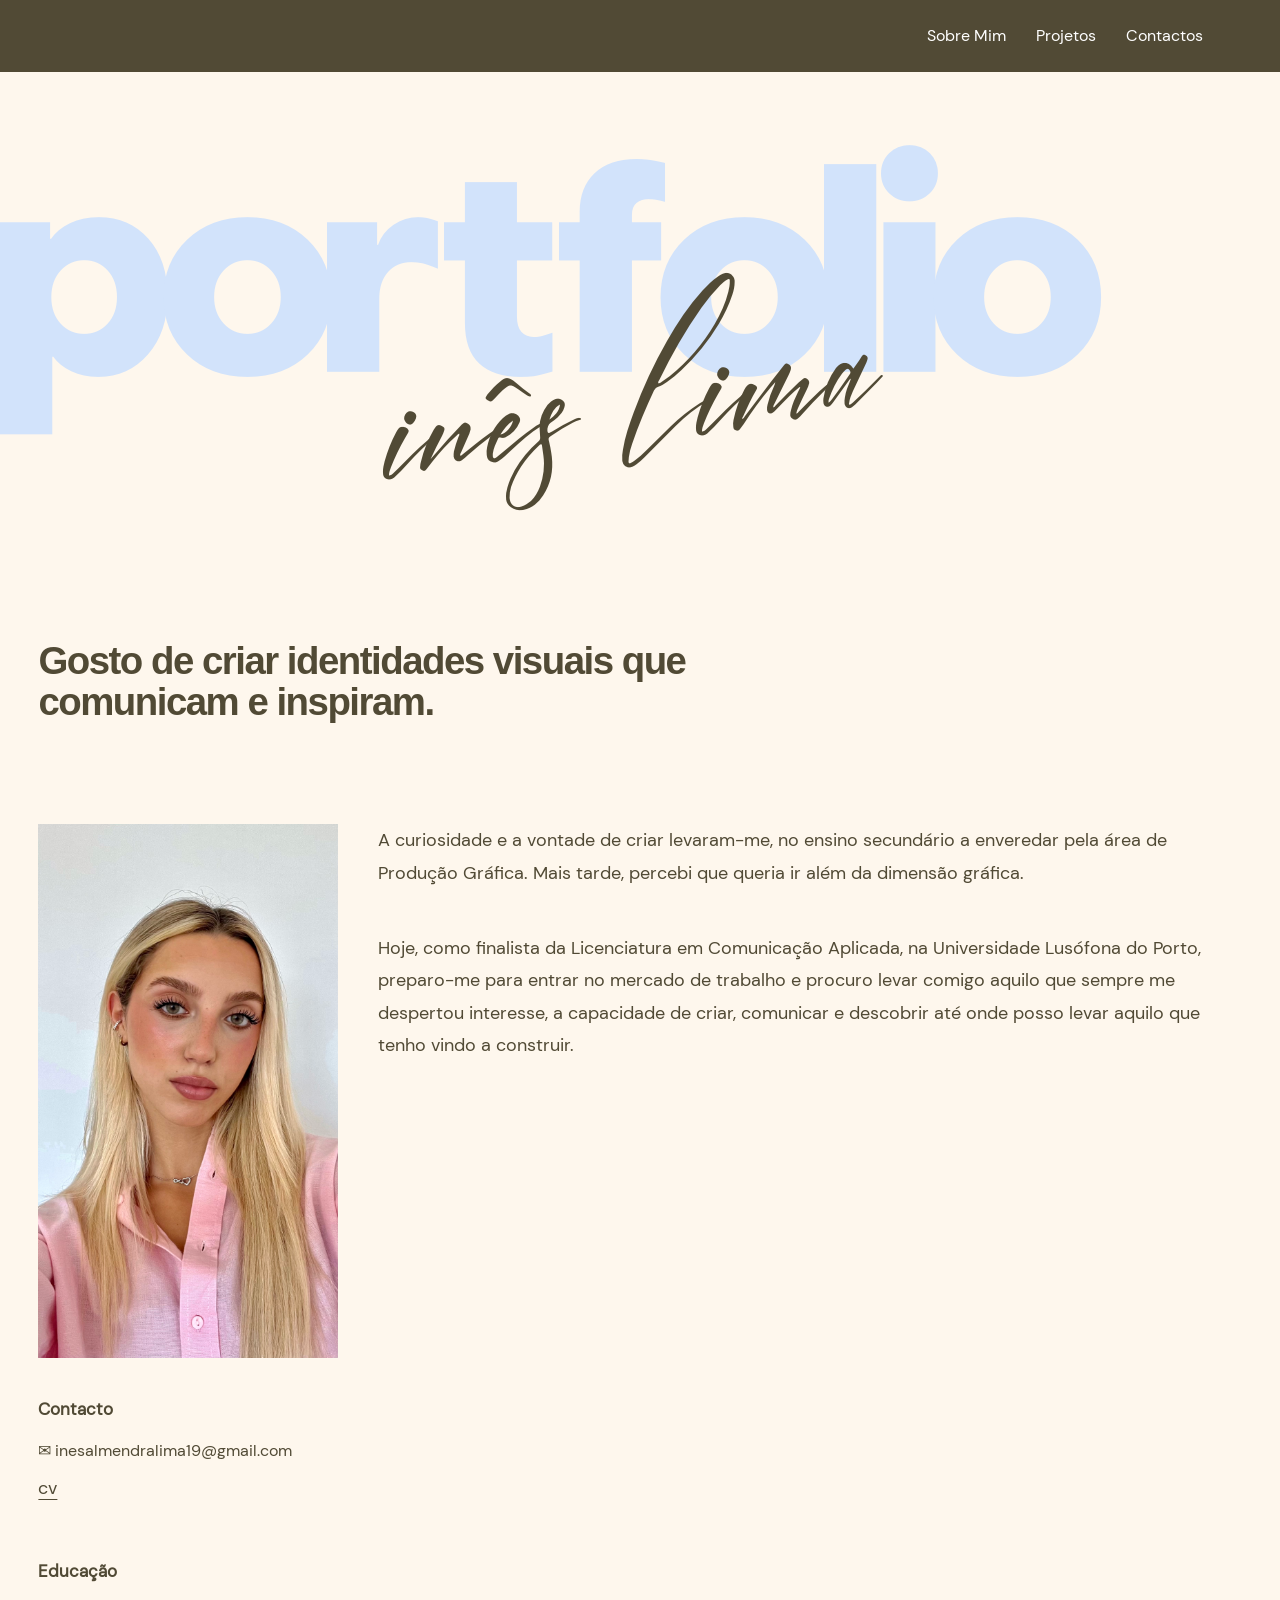
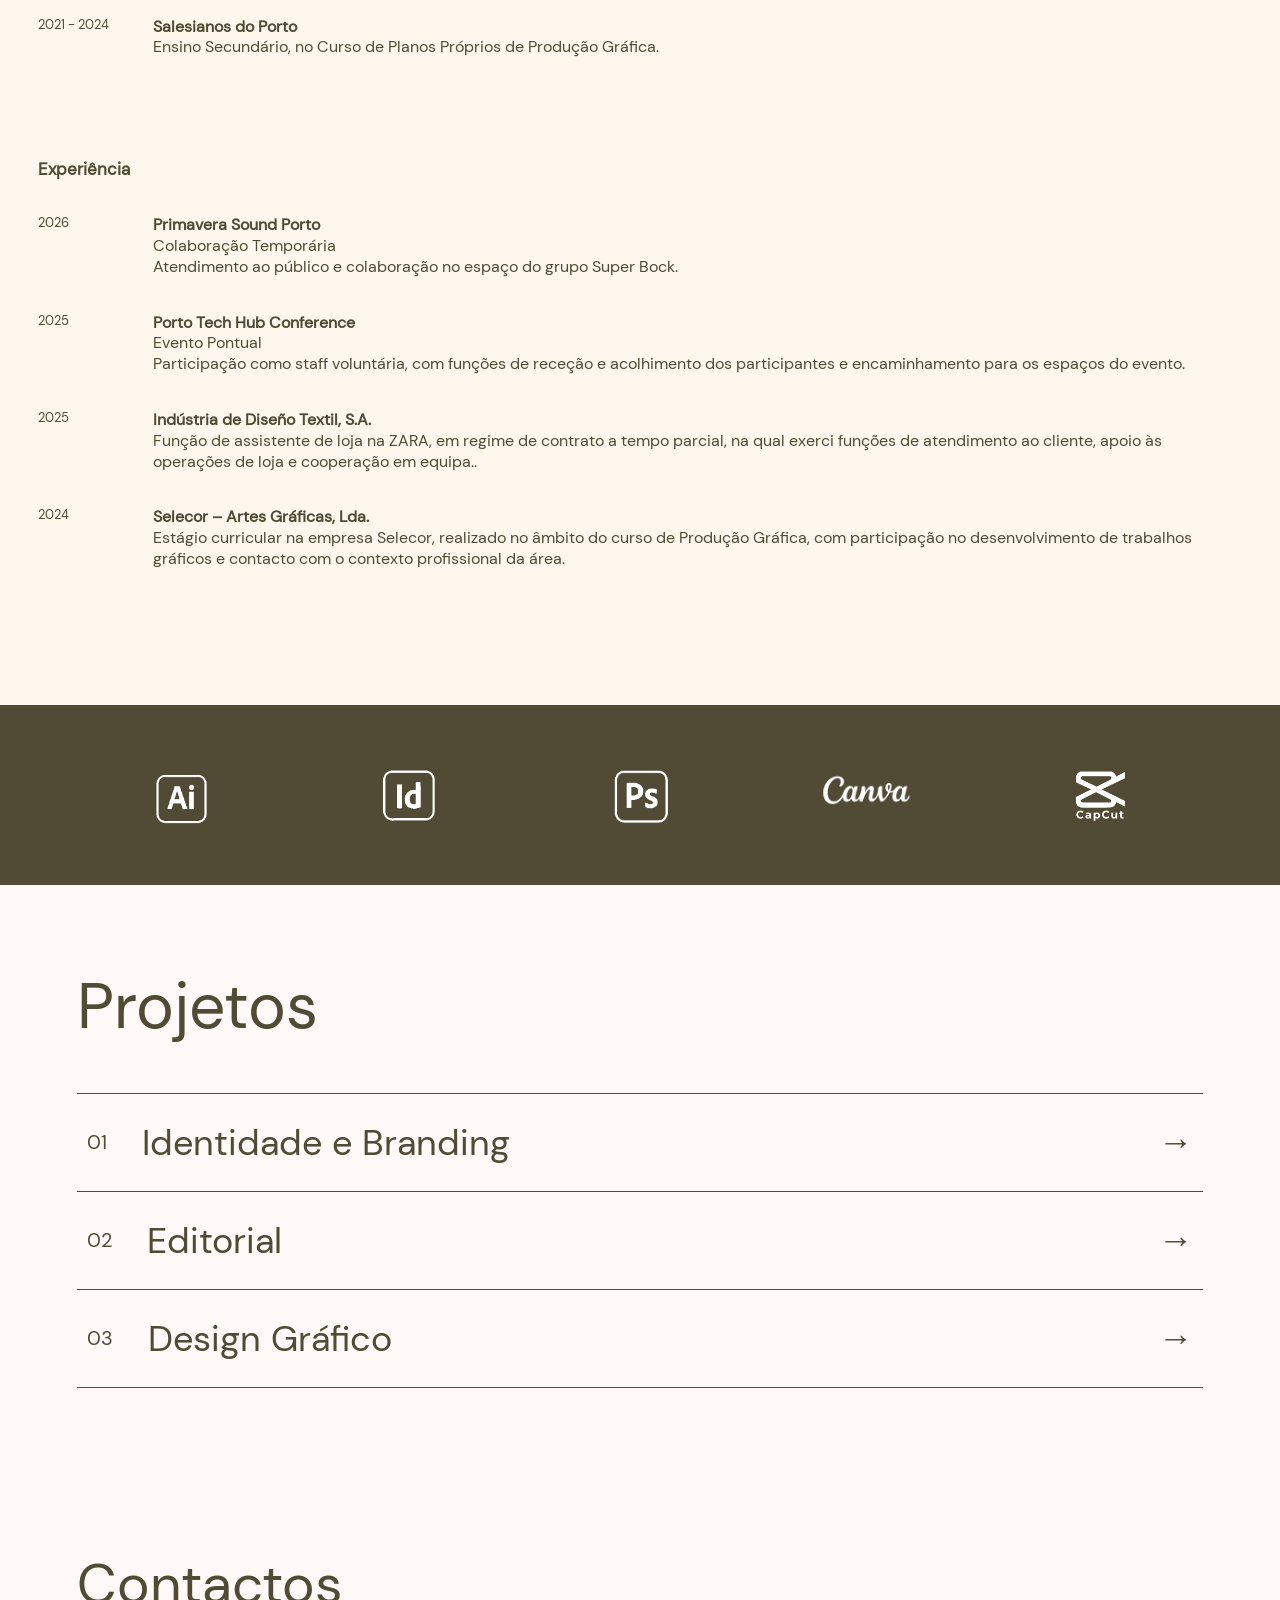
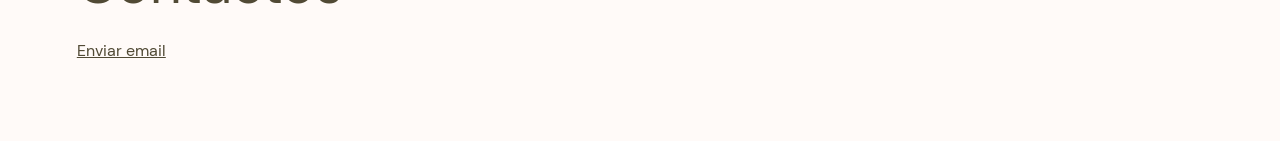
<file: index.html>
<!DOCTYPE html>
<html lang="pt">
<head>
    <meta charset="UTF-8">
    <meta name="viewport"
          content="width=device-width, initial-scale=1.0">
    <title>Portfólio | Inês Lima</title>
    <link rel="stylesheet" href="InesLimaPortfolio-main/style.css">
</head>

<body>

    <!-- MENU -->
    <header class="navbar">
        <nav>
            <a href="#sobre">Sobre Mim</a>
            <a href="#projetos">Projetos</a>
            <a href="#contactos">Contactos</a>
        </nav>
    </header>

    <main>
        
<!-- APRESENTAÇÃO -->
<section class="hero">
    <div class="hero-conteudo">

        <h1 class="hero-titulo">portfolio</h1>

        <span class="hero-assinatura">inês lima</span>

    </div>
</section>


        
<!-- SOBRE MIM -->
<section id="sobre" class="sobre">

    <!-- LADO ESQUERDO -->
    <div class="sobre-esquerda">

        <h2 class="frase-principal">
            Gosto de criar identidades visuais que comunicam e
            inspiram.
        </h2>

        <div class="apresentacao">

            <img src="InesLimaPortfolio-main/imagens/ines.jpeg"
                 alt="Fotografia de Inês Lima">

            <div class="texto-apresentacao">
                <p>
                    A curiosidade e a vontade de criar levaram-me, no ensino secundário a enveredar pela área de Produção Gráfica. Mais tarde, percebi que queria ir além da dimensão gráfica.

                </p>

                <p>
                    Hoje, como finalista da Licenciatura em Comunicação Aplicada, na Universidade Lusófona do Porto, preparo-me para entrar no mercado de trabalho e procuro levar comigo aquilo que sempre me despertou interesse, a capacidade de criar, comunicar e descobrir até onde posso levar aquilo que tenho vindo a construir.

                </p>


            </div>

        </div>

        <div class="contacto-sobre">
            <h3>Contacto</h3>
            <a href="mailto:email@exemplo.com">
                ✉ inesalmendralima19@gmail.com
            </a>
            
        </div>

        
<a href="InesLimaPortfolio-main/documentos/Inês_Lima.pdf" target="_blank" rel="noopener noreferrer" class="link-curriculo">
    cv
</a>


    </div>

    <!-- LADO DIREITO -->
    <div class="sobre-direita">

        <!-- EDUCAÇÃO -->
        <div class="educacao">

            <h3>Educação</h3>

            <div class="entrada">
                <span class="data">2021 - 2024</span>

                <div class="detalhes">
                    <strong>Salesianos do Porto</strong>
                    <p>Ensino Secundário, no Curso de Planos Próprios de Produção Gráfica.
</p>
                </div>
            </div>

        </div>

        <!-- EXPERIÊNCIA -->
        <div class="experiencia">

            <h3>Experiência</h3>

            <div class="entrada">
                <span class="data">2026</span>

                <div class="detalhes">
                    <strong>Primavera Sound Porto</strong>
                    <p>Colaboração Temporária</p>
                    <p>Atendimento ao público e colaboração no espaço do grupo Super Bock.</p>
                </div>
            </div>

            <div class="entrada">
                <span class="data">2025</span>

                <div class="detalhes">
                    <strong>Porto Tech Hub Conference
</strong>
                    <p>Evento Pontual</p>
                    <p>Participação como staff voluntária, com funções de receção e acolhimento dos participantes e encaminhamento para os espaços do evento.</p>
                </div>
            </div>

            <div class="entrada">
                <span class="data">2025</span>

                <div class="detalhes">
                    <strong>Indústria de Diseño Textil, S.A.
</strong>
                    <p>Função de assistente de loja na ZARA, em regime de contrato a tempo parcial, na qual exerci funções de atendimento ao cliente, apoio às operações de loja e cooperação em equipa..</p>
                </div>
            </div>

            <div class="entrada">
                <span class="data">2024</span>

                <div class="detalhes">
                    <strong>Selecor – Artes Gráficas, Lda.
</strong>
                    <p>Estágio curricular na empresa Selecor, realizado no âmbito do curso de Produção Gráfica, com participação no desenvolvimento de trabalhos gráficos e contacto com o contexto profissional da área.
</p>
                </div>
            </div>


        </div>

    </div>

</section>


        
<!-- FERRAMENTAS -->
<section class="ferramentas">

    <div class="ferramenta">
        <img src="InesLimaPortfolio-main/imagens/Illustrator_branco_transparente.png" alt="Illustrator">
    </div>

    <div class="ferramenta">
        <img src="InesLimaPortfolio-main/imagens/InDesign_branco_transparente.png" alt="InDesign">
    </div>

    <div class="ferramenta">
        <img src="InesLimaPortfolio-main/imagens/Photoshop_branco_transparente.png" alt="Photoshop">
    </div>

    <div class="ferramenta">
        <img src="InesLimaPortfolio-main/imagens/Canva_branco_transparente.png" alt="Canva">
    </div>

    <div class="ferramenta">
        <img src="InesLimaPortfolio-main/imagens/CapCut_branco_transparente.png" alt="CapCut">
    </div>

</section>


        <!-- PROJETOS -->
        <section id="projetos" class="projetos">
            <h2>Projetos</h2>

            <a href="InesLimaPortfolio-main/projetos/branding.html"
               class="projeto">
                <span>01</span>
                <h3>Identidade e Branding</h3>
                <span class="seta">→</span>
            </a>

            <a href="InesLimaPortfolio-main/projetos/editorial.html"
               class="projeto">
                <span>02</span>
                <h3>Editorial</h3>
                <span class="seta">→</span>
            </a>

            <a href="InesLimaPortfolio-main/projetos/design-grafico.html"
               class="projeto">
                <span>03</span>
                <h3>Design Gráfico</h3>
                <span class="seta">→</span>
            </a>
        </section>

        <!-- CONTACTOS -->
        <section id="contactos" class="contactos">
            <h2>Contactos</h2>
            <a href="mailto:inesalmendralima19@gmail.com">
                Enviar email
            </a>
        </section>
    </main>

    <script src="InesLimaPortfolio-main/script.js"></script>
</body>
</html>
</file>
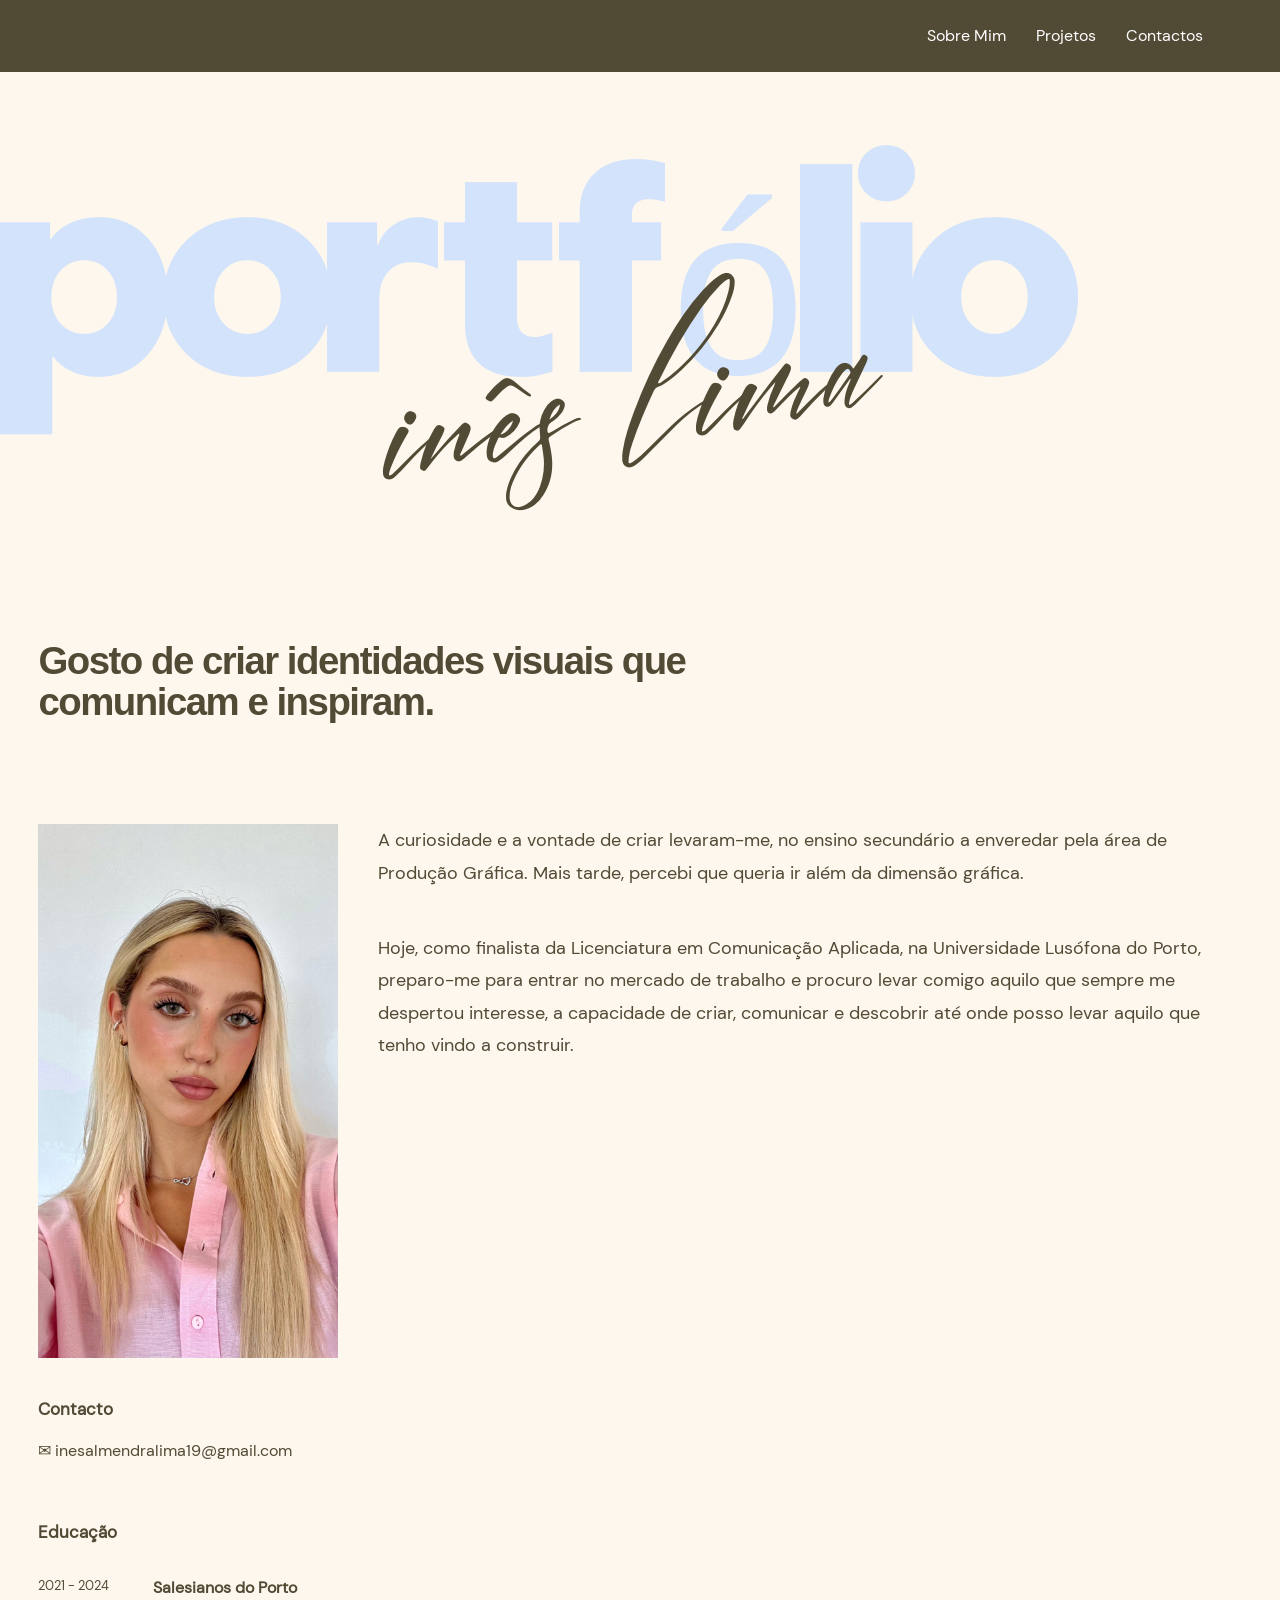
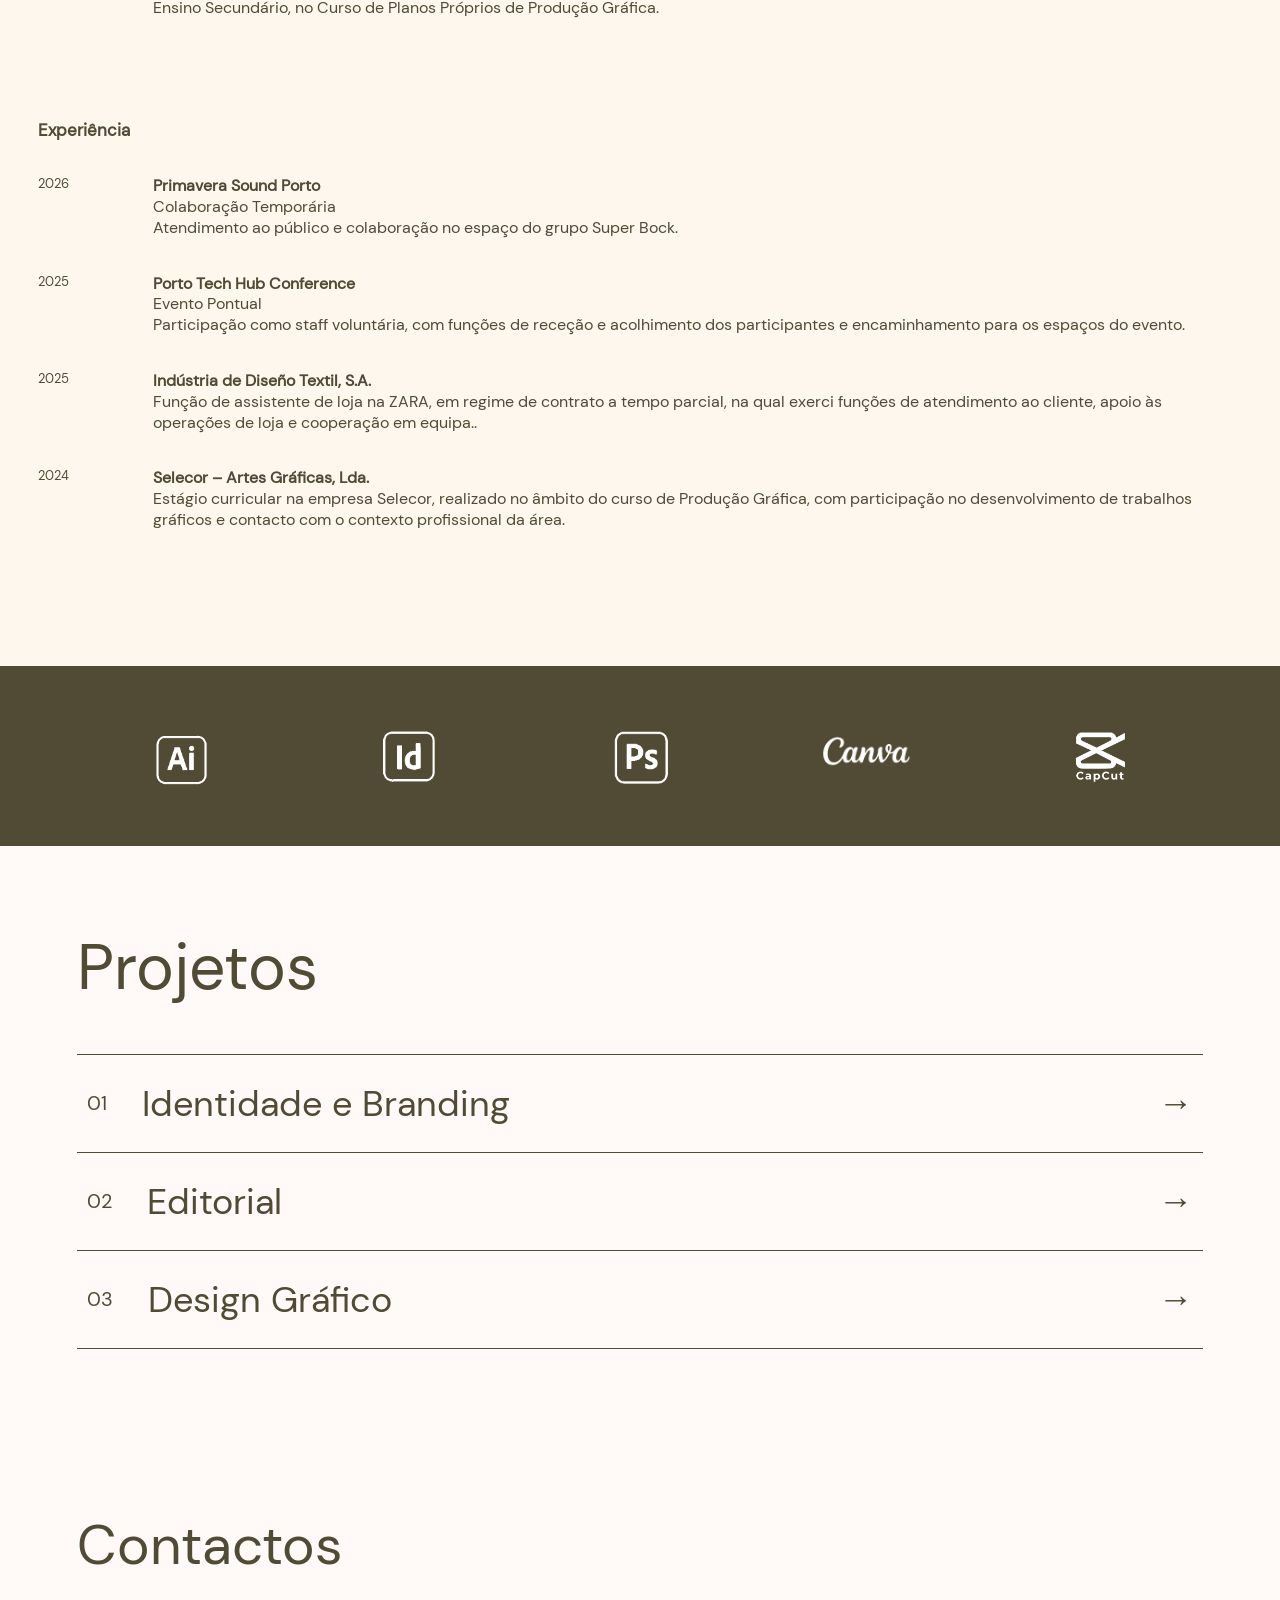
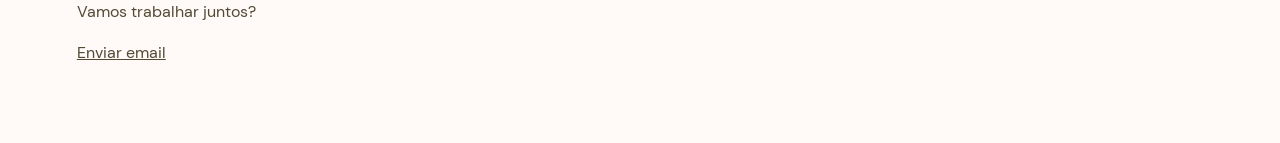
<file: InesLimaPortfolio-main/index.html>
<!DOCTYPE html>
<html lang="pt">
<head>
    <meta charset="UTF-8">
    <meta name="viewport"
          content="width=device-width, initial-scale=1.0">
    <title>Portfólio | Inês Lima</title>
    <link rel="stylesheet" href="style.css">
</head>

<body>

    <!-- MENU -->
    <header class="navbar">
        <nav>
            <a href="#sobre">Sobre Mim</a>
            <a href="#projetos">Projetos</a>
            <a href="#contactos">Contactos</a>
        </nav>
    </header>

    <main>
        
<!-- APRESENTAÇÃO -->
<section class="hero">
    <div class="hero-conteudo">

        <h1 class="hero-titulo">portfólio</h1>

        <span class="hero-assinatura">inês lima</span>

    </div>
</section>


        
<!-- SOBRE MIM -->
<section id="sobre" class="sobre">

    <!-- LADO ESQUERDO -->
    <div class="sobre-esquerda">

        <h2 class="frase-principal">
            Gosto de criar identidades visuais que comunicam e
            inspiram.
        </h2>

        <div class="apresentacao">

            <img src="/InesLimaPortfolio-main/imagens/ines.jpeg"
                 alt="Fotografia de Inês Lima">

            <div class="texto-apresentacao">
                <p>
                    A curiosidade e a vontade de criar levaram-me, no ensino secundário a enveredar pela área de Produção Gráfica. Mais tarde, percebi que queria ir além da dimensão gráfica.

                </p>

                <p>
                    Hoje, como finalista da Licenciatura em Comunicação Aplicada, na Universidade Lusófona do Porto, preparo-me para entrar no mercado de trabalho e procuro levar comigo aquilo que sempre me despertou interesse, a capacidade de criar, comunicar e descobrir até onde posso levar aquilo que tenho vindo a construir.

                </p>


            </div>

        </div>

        <div class="contacto-sobre">
            <h3>Contacto</h3>
            <a href="mailto:email@exemplo.com">
                ✉ inesalmendralima19@gmail.com
            </a>
        </div>

    </div>

    <!-- LADO DIREITO -->
    <div class="sobre-direita">

        <!-- EDUCAÇÃO -->
        <div class="educacao">

            <h3>Educação</h3>

            <div class="entrada">
                <span class="data">2021 - 2024</span>

                <div class="detalhes">
                    <strong>Salesianos do Porto</strong>
                    <p>Ensino Secundário, no Curso de Planos Próprios de Produção Gráfica.
</p>
                </div>
            </div>

        </div>

        <!-- EXPERIÊNCIA -->
        <div class="experiencia">

            <h3>Experiência</h3>

            <div class="entrada">
                <span class="data">2026</span>

                <div class="detalhes">
                    <strong>Primavera Sound Porto</strong>
                    <p>Colaboração Temporária</p>
                    <p>Atendimento ao público e colaboração no espaço do grupo Super Bock.</p>
                </div>
            </div>

            <div class="entrada">
                <span class="data">2025</span>

                <div class="detalhes">
                    <strong>Porto Tech Hub Conference
</strong>
                    <p>Evento Pontual</p>
                    <p>Participação como staff voluntária, com funções de receção e acolhimento dos participantes e encaminhamento para os espaços do evento.</p>
                </div>
            </div>

            <div class="entrada">
                <span class="data">2025</span>

                <div class="detalhes">
                    <strong>Indústria de Diseño Textil, S.A.
</strong>
                    <p>Função de assistente de loja na ZARA, em regime de contrato a tempo parcial, na qual exerci funções de atendimento ao cliente, apoio às operações de loja e cooperação em equipa..</p>
                </div>
            </div>

            <div class="entrada">
                <span class="data">2024</span>

                <div class="detalhes">
                    <strong>Selecor – Artes Gráficas, Lda.
</strong>
                    <p>Estágio curricular na empresa Selecor, realizado no âmbito do curso de Produção Gráfica, com participação no desenvolvimento de trabalhos gráficos e contacto com o contexto profissional da área.
</p>
                </div>
            </div>


        </div>

    </div>

</section>


        
<!-- FERRAMENTAS -->
<section class="ferramentas">

    <div class="ferramenta">
        <img src="/InesLimaPortfolio-main/imagens/Illustrator_branco_transparente.png" alt="Illustrator">
    </div>

    <div class="ferramenta">
        <img src="/InesLimaPortfolio-main/imagens/InDesign_branco_transparente.png" alt="InDesign">
    </div>

    <div class="ferramenta">
        <img src="/InesLimaPortfolio-main/imagens/Photoshop_branco_transparente.png" alt="Photoshop">
    </div>

    <div class="ferramenta">
        <img src="/InesLimaPortfolio-main/imagens/Canva_branco_transparente.png" alt="Canva">
    </div>

    <div class="ferramenta">
        <img src="/InesLimaPortfolio-main/imagens/CapCut_branco_transparente.png" alt="CapCut">
    </div>

</section>


        <!-- PROJETOS -->
        <section id="projetos" class="projetos">
            <h2>Projetos</h2>

            <a href="projetos/branding.html"
               class="projeto">
                <span>01</span>
                <h3>Identidade e Branding</h3>
                <span class="seta">→</span>
            </a>

            <a href="projetos/editorial.html"
               class="projeto">
                <span>02</span>
                <h3>Editorial</h3>
                <span class="seta">→</span>
            </a>

            <a href="projetos/design-grafico.html"
               class="projeto">
                <span>03</span>
                <h3>Design Gráfico</h3>
                <span class="seta">→</span>
            </a>
        </section>

        <!-- CONTACTOS -->
        <section id="contactos" class="contactos">
            <h2>Contactos</h2>
            <p>Vamos trabalhar juntos?</p>
            <a href="mailto:email@exemplo.com">
                Enviar email
            </a>
        </section>
    </main>

    <script src="script.js"></script>
</body>
</html>
</file>
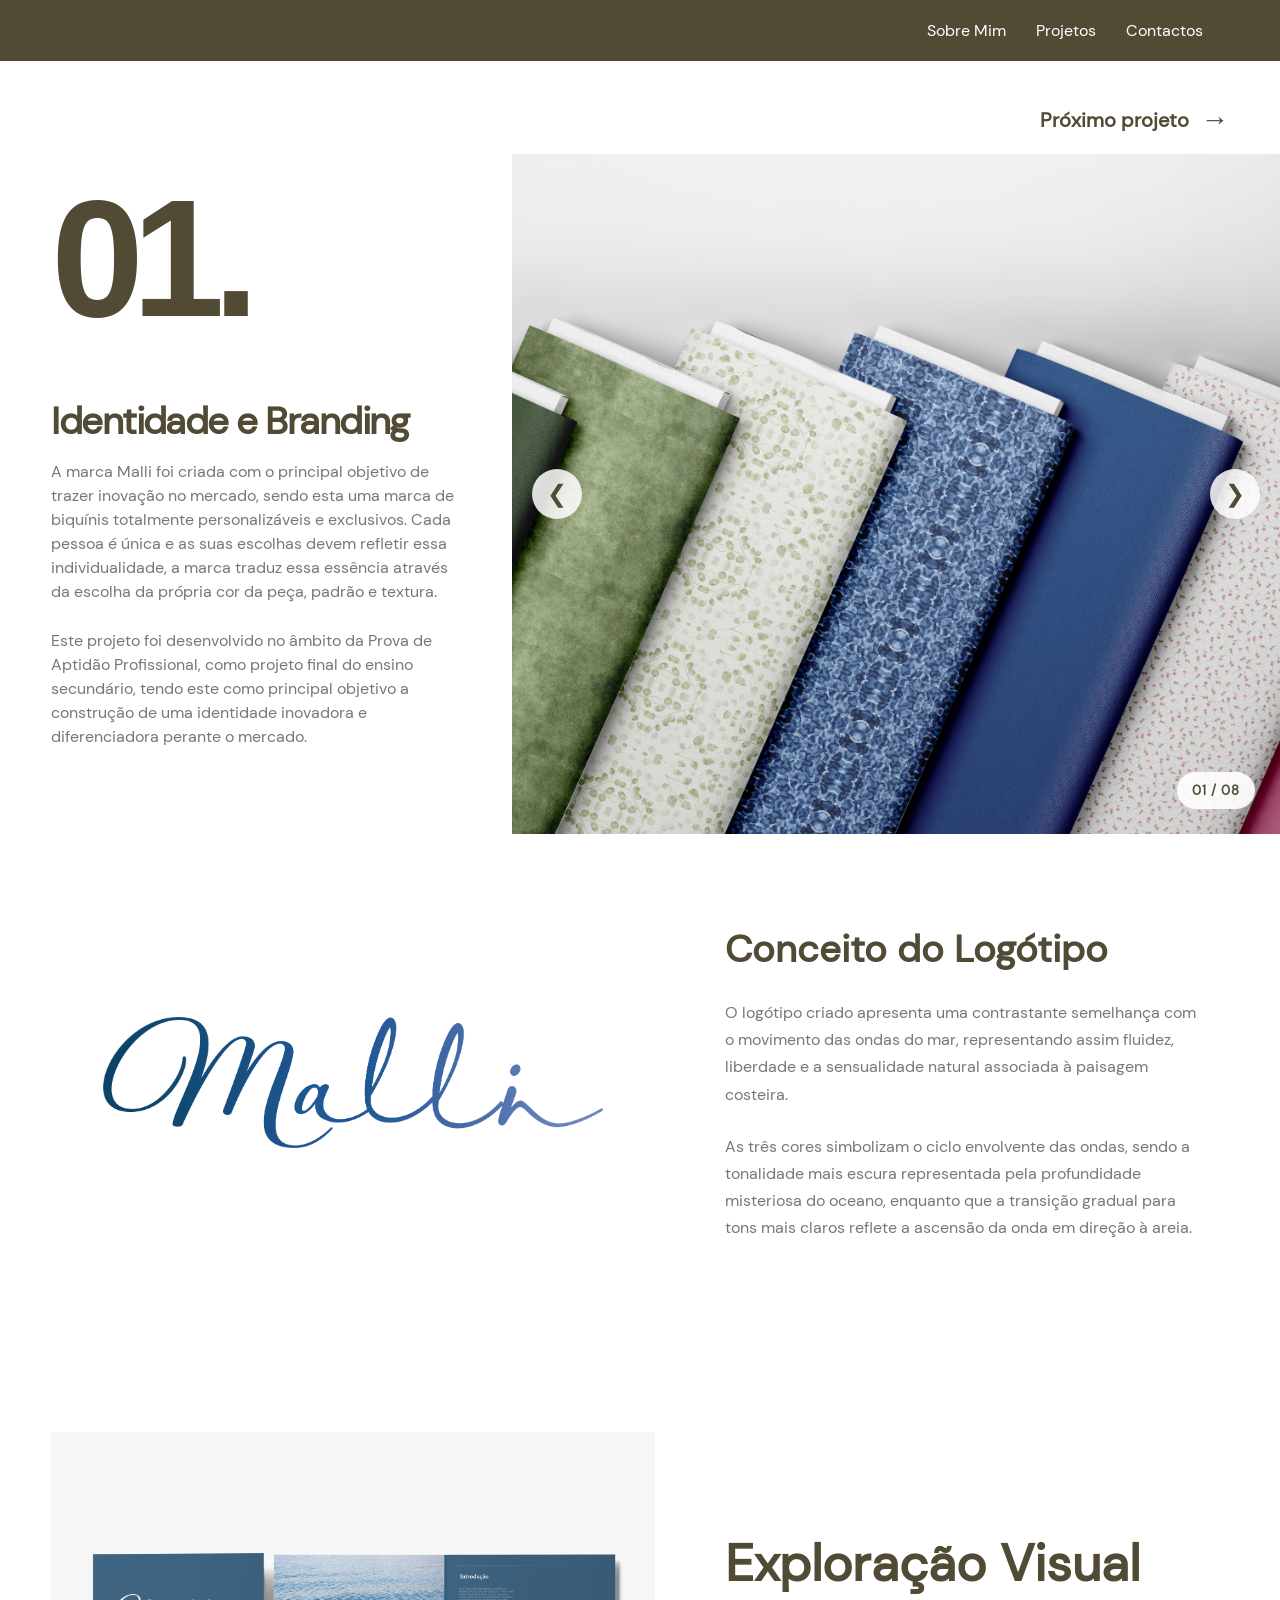
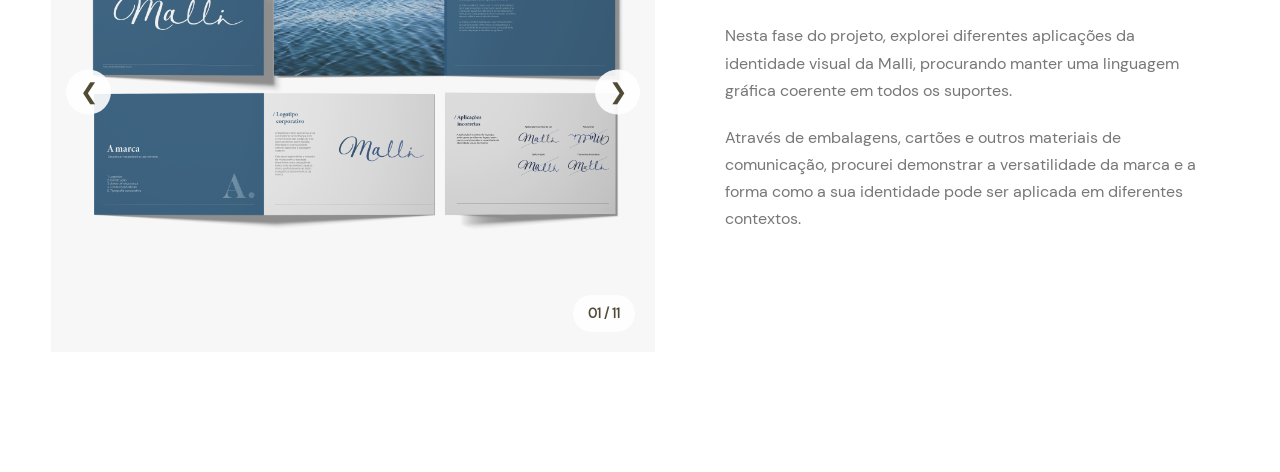
<file: InesLimaPortfolio-main/projetos/branding.html>
<!DOCTYPE html>
<html lang="pt">
<head>
    <meta charset="UTF-8">

    <meta name="viewport"
          content="width=device-width, initial-scale=1.0">

    <title>Identidade e Branding | Inês Lima</title>

    <!-- CSS PRINCIPAL -->
    <link rel="stylesheet" href="../style.css">

    <!-- CSS DA PÁGINA BRANDING -->
    <link rel="stylesheet" href="../projetos/branding.css">
</head>

<body class="pagina-branding">

    <!-- =========================
         MENU DE NAVEGAÇÃO
    ========================== -->

    <header class="navbar">
        <nav>
            <a href="../../index.html#sobre">
                Sobre Mim
            </a>

            <a href="../../index.html#projetos">
                Projetos
            </a>

            <a href="../../index.html#contactos">
                Contactos
            </a>
        </nav>
    </header>
    
<div class="navegacao-projetos">

    <a href="../projetos/editorial.html" class="proximo-projeto">
        Próximo projeto
        <span aria-hidden="true">→</span>
    </a>

</div>



    <main>

        <!-- =========================
             PROJETO 01 - BRANDING
        ========================== -->

        <section class="branding-project">

            <!-- LADO ESQUERDO -->
            <div class="branding-info">

                <h2 class="branding-number">
                    01.
                </h2>

                <div class="branding-description">

                    <h1>
                        Identidade e Branding
                    </h1>

                    <p>
                        A marca Malli foi criada com o principal objetivo de trazer inovação no mercado, sendo esta uma marca de biquínis totalmente personalizáveis e exclusivos. Cada pessoa é única e as suas escolhas devem refletir essa individualidade, a marca traduz essa essência através da escolha da própria cor da peça, padrão e textura.



</p>

<p>Este projeto foi desenvolvido no âmbito da  Prova de Aptidão Profissional, como projeto final do ensino secundário, tendo este como principal objetivo a construção de uma identidade inovadora e diferenciadora perante o mercado. </p>

                </div>

            </div>


            <!-- LADO DIREITO - CARROSSEL -->
            <div class="branding-carousel"
                 tabindex="0"
                 aria-label="Galeria de imagens do projeto">

                <!-- IMAGEM 1 -->
                <img
                    class="branding-slide active"
                    src="../imagens/tecido1.png"
                    alt="Primeira imagem do projeto"
                >

                <!-- IMAGEM 2 -->
                <img
                    class="branding-slide"
                    src="../imagens/Desenhos.jpg"
                    alt="Segunda imagem do projeto"
                    loading="lazy"
                >

                <!-- IMAGEM 3 -->
                <img
                    class="branding-slide"
                    src="../imagens/14.jpg"
                    alt="Terceira imagem do projeto"
                    loading="lazy"
                >

                <!-- IMAGEM 4 -->
                <img
                    class="branding-slide"
                    src="../imagens/15.jpg"
                    alt="Terceira imagem do projeto"
                    loading="lazy"
                >

                <!-- IMAGEM 5 -->
                <img
                    class="branding-slide"
                    src="../imagens/16.jpg"
                    alt="Terceira imagem do projeto"
                    loading="lazy"
                >

                <!-- IMAGEM 6 -->
                <img
                    class="branding-slide"
                    src="../imagens/17.jpg"
                    alt="Terceira imagem do projeto"
                    loading="lazy"
                >

                <!-- IMAGEM 7 -->
                <img
                    class="branding-slide"
                    src="../imagens/Proteção Peça .jpg"
                    alt="Terceira imagem do projeto"
                    loading="lazy"
                >

                <!-- IMAGEM 8 -->
                <img
                    class="branding-slide"
                    src="../imagens/etiqueta.png"
                    alt="Terceira imagem do projeto"
                    loading="lazy"
                >




                <!-- SETA ESQUERDA -->
                <button
                    type="button"
                    class="carousel-prev"
                    aria-label="Imagem anterior">

                    &#10094;

                </button>


                <!-- SETA DIREITA -->
                <button
                    type="button"
                    class="carousel-next"
                    aria-label="Imagem seguinte">

                    &#10095;

                </button>
                
                
                <!-- LEGENDA DAS IMAGENS -->
                <div class="carousel-caption"></div>

                <!-- CONTADOR -->
                <div class="carousel-counter"
                     aria-live="polite">
                    01 / 08
                </div>

            </div>

        </section>


<!-- =========================
     IDENTIDADE DA MARCA MALLI
========================== -->

<section class="branding-identidade">

    <!-- LOGÓTIPO À ESQUERDA -->
    <div class="identidade-imagem">
        <img
            src="../imagens/logo.png"
            alt="Logótipo da marca Malli"
            loading="lazy"
        >
    </div>

    <!-- TEXTO À DIREITA -->
    <div class="identidade-texto">

        <h2>Conceito do Logótipo</h2>

        <p>
            O logótipo criado apresenta uma contrastante semelhança com o movimento das ondas do mar, representando assim fluidez, liberdade e a sensualidade natural associada à paisagem costeira.
        </p>

        <p>
            As três cores simbolizam o ciclo envolvente das ondas, sendo a tonalidade mais escura representada pela profundidade misteriosa do oceano, enquanto que a transição gradual para tons mais claros reflete a  ascensão da onda em direção à areia. 
        </p>

    </div>

</section>



        <!-- =========================
             GALERIA DO PROJETO
        ========================== -->

        

<!-- =========================
     EXPLORAÇÃO VISUAL
========================== -->

<section class="branding-gallery">

    <div class="branding-exploracao-layout">

        <!-- SEGUNDO CARROSSEL À ESQUERDA -->
        <div class="exploracao-carousel"
             tabindex="0"
             aria-label="Aplicações da identidade visual Malli">

            <img
                class="exploracao-slide active"
                src="../imagens/manual de identidade.png"
                alt="Manual de identidade Malli"
            >

            <img
                class="exploracao-slide"
                src="../imagens/cartao identidade .png"
                alt="Cartão de identidade Malli"
                loading="lazy"
            >

            <img
                class="exploracao-slide"
                src="../imagens/saco.png"
                alt="Saco Malli"
                loading="lazy"
            >

            <img
                class="exploracao-slide"
                src="../imagens/caixa.png"
                alt="Caixa Malli"
                loading="lazy"
            >

            <img
                class="exploracao-slide"
                src="../imagens/autocolante .png"
                alt="Autocolante Malli"
                loading="lazy"
            >

            <img
                class="exploracao-slide"
                src="../imagens/cartão 1.png"
                alt="Cartão Malli 1"
                loading="lazy"
            >

            <img
                class="exploracao-slide"
                src="../imagens/cartão 2.png"
                alt="Cartão Malli 2"
                loading="lazy"
            >

            <img
                class="exploracao-slide"
                src="../imagens/cartão 3.png"
                alt="Cartão Malli 3"
                loading="lazy"
            >

            <img
                class="exploracao-slide"
                src="../imagens/Mockup de Smartphone com Site Malli (1).png"
                alt="Cartão Malli 3"
                loading="lazy"
            >

            <img
                class="exploracao-slide"
                src="../imagens/Mockup Instagram da Malli (1).png"
                alt="Cartão Malli 3"
                loading="lazy"
            >

            <img
                class="exploracao-slide"
                src="../imagens/mockup_malli_imagem_original (1).png"
                alt="Cartão Malli 3"
                loading="lazy"
            >

            <!-- SETA ANTERIOR -->
            <button type="button"
                    class="exploracao-prev"
                    aria-label="Imagem anterior">
                &#10094;
            </button>

            <!-- SETA SEGUINTE -->
            <button type="button"
                    class="exploracao-next"
                    aria-label="Imagem seguinte">
                &#10095;
            </button>

            <!-- CONTADOR -->
            <div class="exploracao-counter"
                 aria-live="polite">
                01 / 11
            </div>

        </div>

        <!-- TEXTO À DIREITA -->
        <div class="exploracao-texto">

            <h2>Exploração Visual</h2>

            <p>
                Nesta fase do projeto, explorei diferentes
                aplicações da identidade visual da Malli,
                procurando manter uma linguagem gráfica
                coerente em todos os suportes.
            </p>

            <p>
                Através de embalagens, cartões e outros
                materiais de comunicação, procurei demonstrar
                a versatilidade da marca e a forma como
                a sua identidade pode ser aplicada em
                diferentes contextos.
            </p>

        </div>

    </div>

</section>



    </main>


    <!-- =========================
         JAVASCRIPT DO CARROSSEL
    ========================== -->

    <script src="../projetos/branding.js"></script>

</body>
</html>
</file>
<file: InesLimaPortfolio-main/style.css>
/* FONTES PERSONALIZADAS */
@font-face {
    font-family: 'Amsterdam';
    src: url('fonts/AMSTERDAM%20SIGNATURE.OTF') format('opentype');
    font-weight: 400;
    font-style: normal;
    font-display: swap;
}

@font-face {
    font-family: 'Dmsans';
    src: url('fonts/DMSANS-REGULAR.TTF') format('truetype');
    font-weight: 400;
    font-style: normal;
    font-display: swap;
}

@font-face {
    font-family: 'Demo';
    src: url('fonts/FONTSPRING-DEMO-RODER_FONTLOT143F.OTF') format('opentype');
    font-weight: 400;
    font-style: normal;
    font-display: swap;
}

/* CORES E CONFIGURAÇÕES */
:root {
    --fundo: #ffffff;
    --texto: #d2e3fb;
    --castanho: #514a35;
    --bege: #fef7ed;
    --fundo2: #FFFAF8;

}

*, *::before, *::after {
    box-sizing: border-box;
}

* {
    margin: 0;
    padding: 0;
}

html {
    scroll-behavior: smooth;
}

body {
    background-color: var(--castanho);
    color: var(--fundo);
    font-family: 'Dmsans', Arial, sans-serif;
    overflow-x: hidden;
}

img { max-width: 100%; }
a { text-decoration: none; color: inherit; }

/* MENU */
.navbar {
    padding: 25px 6%;
    border-bottom: 1px solid var(--castanho);
}

.navbar nav {
    display: flex;
    justify-content: flex-end;
    flex-wrap: wrap;
    gap: 30px;
}

.navbar a {
    font-size: 16px;
    transition: color 0.3s;
}

.navbar a:hover { color: var(--texto); }

/* APRESENTAÇÃO / HERO */
.hero {
    background-color: var(--bege);
    min-height: clamp(300px, 39vw, 550px);
    display: flex;
    align-items: center;
    justify-content: center;
    overflow: hidden;
    padding: 45px 3%;
}

.hero-conteudo {
    position: relative;
    width: 100%;
    max-width: 1600px;
    margin: 0 auto;
    transform: translateY(-20px);
    container-type: inline-size;
}

.hero-pequeno {
    font-family: 'Dmsans', Arial, sans-serif;
    font-size: clamp(24px, 5vw, 75px);
    font-weight: 400;
    line-height: 1;
    color: var(--texto);
    margin: 0;
}

/* TÍTULO PORTFÓLIO */
.hero-titulo {
    font-family: 'Demo', sans-serif;
    font-size: clamp(35px, 15cqw, 240px);
    font-weight: 400;
    letter-spacing: -0.025em;
    line-height: 1;
    color: var(--texto);
    margin: 0;
    white-space: nowrap;
}

/* ASSINATURA SOBREPOSTA */
.hero-assinatura {
    position: absolute;
    top: 40%;
    left: 30%;
    transform: rotate(-8deg);
    font-family: 'Amsterdam', cursive;
    font-size: clamp(200px, 7cqw, 110px);
    font-weight: 20;
    line-height: 1;
    color: var(--castanho);
    white-space: nowrap;
    z-index: 2;
}

/* SOBRE MIM */
.sobre {
    display: grid;
    grid-template-columns: minmax(0, 1.2fr) minmax(0, 0.8fr);
    gap: 8%;
    padding: 70px 3% 100px;
    background-color: var(--bege);
    color: var(--castanho);
    align-items: start;
}

.sobre-esquerda {
    display: flex;
    flex-direction: column;
    min-width: 0;
}

.frase-principal {
    font-family: Arial, sans-serif;
    font-size: clamp(30px, 3vw, 45px);
    font-weight: 800;
    line-height: 1.05;
    letter-spacing: -1.5px;
    max-width: 650px;
    margin-bottom: clamp(45px, 8vw, 140px);
}

/* FOTO + TEXTO */
.apresentacao {
    display: grid;
    grid-template-columns: minmax(0, 45%) minmax(0, 1fr);
    gap: 1px;
    align-items: start;
}


/* FOTO SOBRE MIM */


.apresentacao img {
    display: block;
    width: 100%;
    height: 600px;
    object-fit: contain;
    object-position: top;
    filter: none;
}



.texto-apresentacao {
    min-width: 0;
    height: auto;

    display: flex;
    flex-direction: column;
    justify-content: flex-start;
    gap: 25px;
    

    font-size: 18px;
    line-height: 1.8;
    overflow-wrap: break-word;
}

.texto-apresentacao p {
    margin: 0;
}



.texto-apresentacao p { margin-bottom: 18px; }

/* CONTACTO SOBRE MIM */
.contacto-sobre { margin-top: 40px; }
.contacto-sobre h3 {
    font-size: 17px;
    font-weight: 800;
    margin-bottom: 20px;
}
.contacto-sobre a {
    font-size: 16px;
    overflow-wrap: anywhere;
}

/* EDUCAÇÃO E EXPERIÊNCIA */
.sobre-direita {
    display: flex;
    flex-direction: column;
    gap: 65px;
    min-width: 0;
}

.educacao h3,
.experiencia h3 {
    font-size: 17px;
    font-weight: 800;
    margin-bottom: 35px;
}


.entrada {
    display: grid;
    grid-template-columns: 95px minmax(0, 1fr);
    gap: 20px;
    margin-bottom: 35px;
}

.data { font-size: 13px; line-height: 1.3; }
.detalhes { font-size: 16px; line-height: 1.3; }
.detalhes strong { font-weight: 700; }
.detalhes p { margin: 0; }

.frase-final {
    font-size: clamp(28px, 3vw, 45px);
    font-weight: 800;
    line-height: 1.05;
    letter-spacing: -1.5px;
    margin-top: 30px;
}

/* FERRAMENTAS: FUNDO AZUL SEM LINHAS */
.ferramentas {
    background-color: var(--castanho);
    display: flex;
    justify-content: space-evenly;
    align-items: center;
    flex-wrap: wrap;
    gap: 30px;
    padding: 45px 6%;
    border: none;
}

.ferramentas img {
    width: clamp(42px, 5vw, 65px);
    height: clamp(42px, 5vw, 65px);
    object-fit: contain;
    transition: transform 0.3s ease;
}

.ferramentas img:hover { transform: scale(1.15); }

/* PROJETOS */
.projetos { padding: 80px 6%; }
.projetos > h2 {
    font-size: clamp(40px, 5vw, 65px);
    font-weight: 400;
    margin-bottom: 45px;
    background-color: var(--castanho);
}

.projeto {
    display: flex;
    background-color: var(--bege);
    align-items: center;
    gap: 35px;
    padding: 25px 10px;
    border-top: 1px solid var(--bege);
    transition: padding 0.3s, color 0.3s;
}

.projeto:last-child { border-bottom: 1px solid var(--bege); }
.projeto h3 {
    font-size: clamp(20px, 3vw, 36px);
    font-weight: 400;
    min-width: 0;
}
.projeto > span:first-child { font-size: 20px; }
.seta { margin-left: auto; font-size: 35px; }
.projeto:hover { padding-left: 25px; color: #8a9fbd; }

/* CONTACTOS */
.contactos {
    padding: 80px 6%;
    background-color: var(--castanho);
    color: var(--bege);
}
.contactos h2 {
    font-size: clamp(38px, 5vw, 55px);
    font-weight: 400;
    margin-bottom: 20px;
}
.contactos p { margin-bottom: 20px; }
.contactos a { text-decoration: underline; }

/* TABLETS / MACBOOKS COM JANELAS MAIS PEQUENAS */
@media (max-width: 1100px) {
    .sobre { gap: 5%; padding: 60px 4%; }
    .apresentacao { grid-template-columns: 1fr; }
    .apresentacao img { max-width: 350px; }
}

@media (max-width: 900px) {
    .sobre {
        grid-template-columns: 1fr;
        gap: 60px;
        padding: 50px 6%;
    }
    .frase-principal { margin-bottom: 55px; }
    .sobre-direita { gap: 45px; }
    .apresentacao { grid-template-columns: minmax(0, 45%) minmax(0, 1fr); }
}

/* TELEMÓVEIS */
@media (max-width: 600px) {
    .navbar { padding: 20px 4%; }
    .navbar nav { justify-content: center; gap: 18px; }
    .navbar a { font-size: 14px; }

    .hero {
        min-height: 260px;
        padding: 30px 4%;
    }
    .hero-conteudo { transform: translateY(-10px); }
    .hero-pequeno { font-size: 6vw; }
    .hero-titulo { font-size: 15cqw; }
    .hero-assinatura {
        font-size: 8cqw;
        left: 37%;
        top: 50%;
    }

    .sobre { gap: 45px; padding: 50px 6%; }
    .frase-principal { font-size: 30px; margin-bottom: 40px; }
    .apresentacao { grid-template-columns: 1fr; gap: 25px; }
    .apresentacao img { max-width: 350px; }
    .entrada { grid-template-columns: 85px minmax(0, 1fr); gap: 15px; }
    .frase-final { font-size: 30px; }

    .ferramentas { gap: 22px; padding: 35px 5%; }
    .ferramentas img { width: 45px; height: 45px; }

    .projetos { padding: 60px 6%; }
    .projetos > h2 { font-size: 45px; }
    .projeto { gap: 15px; padding: 20px 5px; }
    .projeto > span:first-child { font-size: 15px; }
    .seta { font-size: 25px; }
    .contactos { padding: 60px 6%; }
}

@media (prefers-reduced-motion: reduce) {
    html { scroll-behavior: auto; }
    .projeto, .ferramentas img, .navbar a { transition: none; }
}


/* HERO - TELEMÓVEL */
@media (max-width: 600px) {

    .hero {
        height: 330px;
        min-height: 0;
        padding: 30px 2%;
        display: flex;
        align-items: center;
        justify-content: center;
        overflow: hidden;
    }

    .hero-conteudo {
        position: relative;
        width: 100%;
        max-width: 100%;
        transform: none;
    }

    .hero-titulo {
        font-family: 'Demo', sans-serif;
        font-size: 18vw;
        line-height: 1;
        letter-spacing: -0.03em;
        white-space: nowrap;
        text-align: center;
        margin: 0;
    }

    .hero-assinatura {
        position: absolute;
        top: 55%;
        left: 45%;
        font-family: 'Amsterdam', cursive;
        font-size: 12vw;
        font-weight: normal;
        transform: rotate(-8deg);
        white-space: nowrap;
    }
}

@media (max-width: 1100px) {
    .texto-apresentacao {
        height: auto;
        gap: 20px;
        justify-content: flex-start;
    }
}

@media (max-width: 600px) {
    .apresentacao img {
        height: auto;
    }
}


/* FERRAMENTAS COM LOGÓTIPOS */

.ferramentas {
    display: flex;
    flex-direction: row;
    justify-content: space-evenly;
    align-items: center;
    flex-wrap: nowrap;
    gap: 20px;
}

.ferramenta {
    display: flex;
    justify-content: center;
    align-items: center;
    flex: 1;
    min-width: 0;
}

.ferramenta img {
    display: block;
    width: 300%;
    max-width: 65px;
    height: 65px;
    object-fit: contain;
}

/* RESPONSIVO */

@media (max-width: 600px) {
    .ferramentas {
        gap: 8px;
        padding-left: 10px;
        padding-right: 10px;
    }

    .ferramenta img {
        max-width: 40px;
        height: 40px;
    }
}

/* AUMENTAR APENAS O LOGÓTIPO DO CANVA */

.ferramenta img[alt="Canva"] {
    max-width: 110px;
    height: 90px;
}


/* =====================================
   NAVEGAÇÃO ENTRE PROJETOS
===================================== */

.navegacao-projetos {
    display: flex;
    justify-content: space-between;
    align-items: center;

    width: 100%;
    padding: 35px 4% 20px;
    margin: 0;
    box-sizing: border-box;
}

.navegacao-projetos .projeto-anterior,
.navegacao-projetos .proximo-projeto {
    display: inline-flex;
    align-items: center;
    gap: 12px;

    position: static;
    margin: 0;
    padding: 0;

    font-family: 'Dmsans', Arial, sans-serif;
    font-size: 20px;
    font-weight: 600;
    line-height: 1.2;

    color: #514a35;
    text-decoration: none;
    white-space: nowrap;

    transition: opacity 0.3s ease;
}

.navegacao-projetos a span {
    font-size: 28px;
    line-height: 1;
}

.navegacao-projetos a:hover {
    opacity: 0.65;
}

/* QUANDO EXISTE APENAS PRÓXIMO PROJETO */

.navegacao-projetos .proximo-projeto:only-child {
    margin-left: auto;
}

/* RESPONSIVO */

@media (max-width: 600px) {
    .navegacao-projetos {
        padding: 25px 5% 15px;
        gap: 12px;
    }

    .navegacao-projetos .projeto-anterior,
    .navegacao-projetos .proximo-projeto {
        font-size: 14px;
        gap: 6px;
    }

    .navegacao-projetos a span {
        font-size: 22px;
    }
}


/* =====================================
   FUNDO E TEXTO - FERRAMENTAS, PROJETOS E CONTACTOS
===================================== */

/* FUNDO IGUAL AO SOBRE MIM */
.projetos,
.contactos {
    background-color: #FFFAF8;
    color: #514a35;
}

/* TÍTULO DOS PROJETOS */
.projetos > h2 {
    background-color: transparent;
    color: #514a35;
}

/* LISTA DOS PROJETOS */
.projeto {
    background-color: #FFFAF8;
    color: #514a35;
    border-top: 1px solid #514a35;
}

.projeto:last-child {
    border-bottom: 1px solid #514a35;
}

/* EFEITO AO PASSAR O RATO */
.projeto:hover {
    color: #777777;
}

/* CONTACTOS */
.contactos h2,
.contactos p,
.contactos a {
    color: #514a35;
}


/* LINK DO CURRÍCULO */

.link-curriculo {
    display: block;
    width: fit-content;
    margin-top: 15px;

    color: #514a35;
    font-family: 'Dmsans', Arial, sans-serif;
    font-size: 18px;

    text-decoration: underline;
    text-underline-offset: 5px;

    transition: opacity 0.3s ease;
}

.link-curriculo:hover {
    opacity: 0.6;
}


/* PORTFÓLIO MAIOR E ENCOSTADO À ESQUERDA */

.hero {
    padding-left: 0;
    padding-right: 0;
}

.hero-conteudo {
    width: 100%;
    max-width: none;
    margin: 0;
    padding: 0;
}

.hero-titulo {
    font-size: 19cqw;
    text-align: left;
    margin: 0;
    padding: 0;
    letter-spacing: -0.025em;
}

/* TELEMÓVEIS */

@media (max-width: 600px) {
    .hero {
        padding-left: 0;
        padding-right: 0;
    }

    .hero-titulo {
        font-size: 19cqw;
        text-align: left;
    }
}


/* =====================================
   SOBRE MIM - ALINHAMENTO RESPONSIVO
===================================== */

.sobre {
    display: grid;
    grid-template-columns: minmax(0, 1.4fr) minmax(0, 1fr);
    gap: 60px;
    width: 100%;
    box-sizing: border-box;
}

.sobre-esquerda,
.sobre-direita {
    min-width: 0;
}

/* FOTOGRAFIA E TEXTO */

.apresentacao {
    display: grid;
    grid-template-columns: minmax(0, 340px) minmax(0, 1fr);
    gap: 55px;
    align-items: start;
    width: 100%;
}

.apresentacao img {
    display: block;
    width: 100%;
    max-width: 340px;
    height: auto;
    object-fit: cover;
}

.texto-apresentacao {
    min-width: 0;
    width: 100%;
}

.texto-apresentacao p {
    max-width: 100%;
    line-height: 1.8;
    overflow-wrap: break-word;
}

/* PORTÁTEIS COM ECRÃS MAIS PEQUENOS */

@media (max-width: 1400px) {

    .sobre {
        grid-template-columns: 1fr;
        gap: 60px;
    }

    .apresentacao {
        grid-template-columns: minmax(0, 300px) minmax(0, 1fr);
        gap: 40px;
    }

}

/* TABLETS */

@media (max-width: 700px) {

    .apresentacao {
        grid-template-columns: 1fr;
        gap: 30px;
    }

    .apresentacao img {
        max-width: 340px;
    }

}

/* TELEMÓVEIS */

@media (max-width: 480px) {

    .sobre {
        gap: 40px;
    }

    .apresentacao img {
        max-width: 100%;
    }

}
</file>
<file: InesLimaPortfolio-main/projetos/branding.css>
/* ==========================================
   BRANDING - PORTFÓLIO INÊS LIMA
========================================== */

/* CONFIGURAÇÕES GERAIS */

.pagina-branding {
    background-color: #ffffff;
    color: #514a35;
    font-family: 'Dmsans', Arial, sans-serif;
    margin: 0;
    overflow-x: hidden;
}

.pagina-branding *,
.pagina-branding *::before,
.pagina-branding *::after {
    box-sizing: border-box;
}

/* NAVBAR */

.pagina-branding .navbar {
    background-color: #514a35;
    padding: 20px 6%;
    border: none;
}

.pagina-branding .navbar nav {
    display: flex;
    justify-content: flex-end;
    align-items: center;
    flex-wrap: wrap;
    gap: 30px;
}

.pagina-branding .navbar a {
    color: #ffffff;
    font-size: 16px;
    text-decoration: none;
    transition: opacity 0.3s ease;
}

.pagina-branding .navbar a:hover {
    opacity: 0.65;
}

/* ==========================================
   NAVEGAÇÃO ENTRE PROJETOS
========================================== */

.navegacao-projetos {
    position: relative;
    width: 100%;
    display: flex;
    justify-content: flex-end;
    align-items: center;

    padding: 45px 4% 20px;
    background-color: #ffffff;
    z-index: 2;
}

.proximo-projeto {
    display: inline-flex;
    align-items: center;
    gap: 18px;

    font-family: 'Dmsans', Arial, sans-serif;
    font-size: 22px;
    font-weight: 600;
    color: #514a35;
    text-decoration: none;

    transition: opacity 0.3s ease;
}

.proximo-projeto span {
    font-size: 32px;
    line-height: 1;
    transition: transform 0.3s ease;
}

.proximo-projeto:hover {
    opacity: 0.65;
}

.proximo-projeto:hover span {
    transform: translateX(6px);
}

/* ==========================================
   PROJETO PRINCIPAL
========================================== */

.branding-project {
    display: grid;
    grid-template-columns: 40% 60%;

    width: 100%;
    min-height: 680px;
    background-color: #ffffff;
}

/* LADO ESQUERDO */

.branding-info {
    display: flex;
    flex-direction: column;
    justify-content: space-between;

    padding: 30px 8% 60px 10%;
    min-width: 0;
}

/* NÚMERO 01 */


.branding-number {
    font-family: Arial, sans-serif;
    font-size: clamp(90px, 13vw, 210px);
    font-weight: 900;
    line-height: 0.9;
    letter-spacing: -0.07em;
    color: #514a35;
    margin: 0;
    padding-right: 0.04em;
}


/* TÍTULO E DESCRIÇÃO */

.branding-description {
    max-width: 470px;
}

.branding-description h1 {
    font-family: 'Dmsans', Arial, sans-serif;
    font-size: clamp(28px, 3vw, 45px);
    font-weight: 800;
    line-height: 1.1;
    letter-spacing: -0.04em;
    margin-bottom: 18px;
}

.branding-description p {
    font-size: 16px;
    line-height: 1.5;
    color: #777777;
    max-width: 440px;
}

/* ==========================================
   CARROSSEL
========================================== */

.branding-carousel {
    position: relative;
    width: 100%;
    min-width: 0;
    height: 680px;
    overflow: hidden;
    background-color: #f3f3f3;
}

/* IMAGENS */

.branding-slide {
    display: none;
    width: 100%;
    height: 100%;
    object-fit: cover;
}

.branding-slide.active {
    display: block;
    animation: aparecer 0.4s ease;
}

@keyframes aparecer {
    from {
        opacity: 0.4;
    }

    to {
        opacity: 1;
    }
}

/* SETAS DO CARROSSEL */

.carousel-prev,
.carousel-next {
    position: absolute;
    top: 50%;
    transform: translateY(-50%);

    width: 50px;
    height: 50px;

    display: flex;
    justify-content: center;
    align-items: center;

    background-color: rgba(255, 255, 255, 0.85);
    color: #514a35;

    border: none;
    border-radius: 50%;

    font-family: Arial, sans-serif;
    font-size: 24px;
    cursor: pointer;
    z-index: 5;

    transition:
        background-color 0.3s ease,
        transform 0.3s ease;
}

.carousel-prev {
    left: 20px;
}

.carousel-next {
    right: 20px;
}

.carousel-prev:hover,
.carousel-next:hover {
    background-color: #ffffff;
    transform: translateY(-50%) scale(1.1);
}

/* CONTADOR DE IMAGENS */

.carousel-counter {
    position: absolute;
    bottom: 25px;
    right: 25px;

    background-color: rgba(255, 255, 255, 0.9);
    color: #514a35;

    padding: 10px 15px;
    border-radius: 30px;

    font-size: 13px;
    font-weight: 600;
    letter-spacing: 1px;
    z-index: 5;
}

/* ==========================================
   GALERIA DO PROJETO
========================================== */

.branding-gallery {
    width: 100%;
    padding: 100px 4% 120px;
    background-color: #ffffff;
}

/* CABEÇALHO DA GALERIA */

.gallery-header {
    display: flex;
    justify-content: space-between;
    align-items: flex-end;
    gap: 30px;

    margin-bottom: 45px;
}

.gallery-header h2 {
    font-family: 'Dmsans', Arial, sans-serif;
    font-size: clamp(30px, 4vw, 55px);
    font-weight: 800;
    line-height: 1.1;
    letter-spacing: -0.04em;
    color: #514a35;
}

.gallery-header p {
    max-width: 380px;
    font-size: 15px;
    line-height: 1.5;
    color: #777777;
}

/* GRELHA DE IMAGENS */

.gallery-grid {
    display: grid;
    grid-template-columns: repeat(6, minmax(0, 1fr));
    gap: 30px;
    align-items: start;
}

/* CADA IMAGEM */

.gallery-item {
    grid-column: span 2;
    min-width: 0;
    margin: 0;
}

.gallery-item:nth-child(4),
.gallery-item:nth-child(5) {
    grid-column: span 3;
}

.gallery-item img {
    display: block;
    width: 100%;
    height: auto;
    aspect-ratio: 4 / 5;
    object-fit: contain;
    background-color: #f7f7f7;

    transition: transform 0.4s ease;
}

.gallery-item:nth-child(4) img,
.gallery-item:nth-child(5) img {
    aspect-ratio: 4 / 3;
}

.gallery-item img:hover {
    transform: scale(1.02);
}

/* LEGENDAS */

.gallery-item figcaption {
    margin-top: 12px;
    font-size: 14px;
    line-height: 1.4;
    color: #888888;
}

/* ==========================================
   RESPONSIVO - PORTÁTEIS
========================================== */

@media (max-width: 1200px) {

    .branding-project {
        grid-template-columns: 42% 58%;
        min-height: 580px;
    }

    .branding-info {
        padding: 30px 7% 45px;
    }

    .branding-number {
        font-size: clamp(90px, 11vw, 150px);
    }

    .branding-carousel {
        height: 580px;
    }

    .branding-description h1 {
        font-size: 32px;
    }

    .branding-description p {
        font-size: 15px;
    }

    .branding-gallery {
        padding: 80px 4%;
    }

    .gallery-grid {
        gap: 20px;
    }
}

/* ==========================================
   RESPONSIVO - TABLETS
========================================== */

@media (max-width: 900px) {

    .branding-project {
        grid-template-columns: 1fr;
        min-height: auto;
    }

    .branding-info {
        min-height: 400px;
        padding: 30px 6% 45px;
    }

    .branding-number {
        font-size: 120px;
    }

    .branding-description {
        max-width: 600px;
    }

    .branding-carousel {
        height: 550px;
    }

    .branding-gallery {
        padding: 70px 5%;
    }

    .gallery-header {
        align-items: flex-start;
        flex-direction: column;
        gap: 15px;
    }

    .gallery-grid {
        grid-template-columns: repeat(2, minmax(0, 1fr));
        gap: 20px;
    }

    .gallery-item,
    .gallery-item:nth-child(4),
    .gallery-item:nth-child(5) {
        grid-column: auto;
    }
}

/* ==========================================
   RESPONSIVO - TELEMÓVEIS
========================================== */

@media (max-width: 600px) {

    /* NAVBAR */

    .pagina-branding .navbar {
        padding: 18px 4%;
    }

    .pagina-branding .navbar nav {
        justify-content: center;
        gap: 20px;
    }

    .pagina-branding .navbar a {
        font-size: 14px;
    }

    /* PRÓXIMO PROJETO */

    .navegacao-projetos {
        padding: 30px 5% 15px;
    }

    .proximo-projeto {
        font-size: 18px;
        gap: 12px;
    }

    .proximo-projeto span {
        font-size: 26px;
    }

    /* APRESENTAÇÃO */

    .branding-info {
        min-height: 350px;
        padding: 25px 6% 40px;
    }

    .branding-number {
        font-size: 95px;
    }

    .branding-description h1 {
        font-size: 30px;
    }

    .branding-description p {
        font-size: 14px;
        line-height: 1.6;
    }

    /* CARROSSEL */

    .branding-carousel {
        height: 420px;
    }

    .carousel-prev,
    .carousel-next {
        width: 40px;
        height: 40px;
        font-size: 20px;
    }

    .carousel-prev {
        left: 12px;
    }

    .carousel-next {
        right: 12px;
    }

    .carousel-counter {
        bottom: 15px;
        right: 15px;
        padding: 8px 12px;
        font-size: 12px;
    }

    /* GALERIA */

    .branding-gallery {
        padding: 55px 5% 75px;
    }

    .gallery-header {
        margin-bottom: 30px;
    }

    .gallery-header h2 {
        font-size: 32px;
    }

    .gallery-header p {
        font-size: 14px;
    }

    .gallery-grid {
        grid-template-columns: 1fr;
        gap: 30px;
    }

    .gallery-item img,
    .gallery-item:nth-child(4) img,
    .gallery-item:nth-child(5) img {
        aspect-ratio: auto;
        height: auto;
    }

    .gallery-item figcaption {
        font-size: 13px;
    }
}

/* ==========================================
   ACESSIBILIDADE
========================================== */

.carousel-prev:focus-visible,
.carousel-next:focus-visible,
.proximo-projeto:focus-visible {
    outline: 3px solid #d2e3fb;
    outline-offset: 4px;
}

@media (prefers-reduced-motion: reduce) {
    .branding-slide.active {
        animation: none;
    }

    .carousel-prev,
    .carousel-next,
    .proximo-projeto,
    .proximo-projeto span,
    .gallery-item img {
        transition: none;
    }
}


.branding-description p {
    margin-bottom: 25px;
}


/* AJUSTAR A SEGUNDA IMAGEM DO CARROSSEL */

.branding-slide:nth-of-type(2) {
    object-position: 100% center;
}


/* LEGENDA DO CARROSSEL */

.carousel-caption {
    position: absolute;
    bottom: 25px;
    left: 25px;
    z-index: 6;

    font-family: 'Dmsans', Arial, sans-serif;
    font-size: 14px;
    font-weight: 600;
    letter-spacing: 1px;

    color: #514a35;
    background-color: rgba(255, 255, 255, 0.9);
    padding: 10px 15px;
    border-radius: 4px;
}

.carousel-caption:empty {
    display: none;
}


/* =====================================
   IDENTIDADE DA MARCA
===================================== */

.branding-identidade {
    display: grid;
    grid-template-columns: 1fr 1fr;
    align-items: center;
    gap: 70px;

    padding: 90px 6%;
    background-color: #ffffff;
}

.identidade-imagem {
    display: flex;
    justify-content: center;
    align-items: center;
}

.identidade-imagem img {
    display: block;
    width: 100%;
    max-width: 500px;
    height: auto;
    object-fit: contain;
}

.identidade-texto {
    max-width: 480px;
}

.identidade-texto h2 {
    font-size: clamp(30px, 3vw, 45px);
    font-weight: 800;
    color: #514a35;
    margin-bottom: 25px;
}

.identidade-texto p {
    font-size: 16px;
    line-height: 1.7;
    color: #777777;
}

/* =====================================
   EXPLORAÇÃO VISUAL
===================================== */

.branding-exploracao-layout {
    display: grid;
    grid-template-columns: 1.3fr 1fr;
    gap: 70px;
    align-items: start;
}

/* GALERIA À ESQUERDA */

.branding-exploracao-layout .gallery-grid {
    display: grid;
    grid-template-columns: repeat(2, minmax(0, 1fr));
    gap: 20px;
}

.branding-exploracao-layout .gallery-item,
.branding-exploracao-layout .gallery-item:nth-child(4),
.branding-exploracao-layout .gallery-item:nth-child(5) {
    grid-column: auto;
}

/* TEXTO À DIREITA */

.branding-exploracao-layout .gallery-header {
    display: flex;
    flex-direction: column;
    align-items: flex-start;
    gap: 20px;

    margin: 0;
}

.branding-exploracao-layout .gallery-header h2 {
    font-size: clamp(30px, 3vw, 45px);
    color: #514a35;
}

.branding-exploracao-layout .gallery-header p {
    max-width: 450px;
    font-size: 16px;
    line-height: 1.7;
    color: #777777;
}

/* =====================================
   RESPONSIVO
===================================== */

@media (max-width: 900px) {

    .branding-identidade,
    .branding-exploracao-layout {
        grid-template-columns: 1fr;
        gap: 40px;
    }

    .branding-identidade {
        padding: 60px 5%;
    }
}

@media (max-width: 600px) {

    .branding-exploracao-layout .gallery-grid {
        grid-template-columns: 1fr;
    }

    .identidade-texto h2,
    .branding-exploracao-layout .gallery-header h2 {
        font-size: 30px;
    }

    .identidade-texto p,
    .branding-exploracao-layout .gallery-header p {
        font-size: 14px;
    }
}


/* =====================================
   SEGUNDO CARROSSEL - EXPLORAÇÃO VISUAL
===================================== */

.branding-exploracao-layout {
    display: grid;
    grid-template-columns: 1.2fr 1fr;
    align-items: center;
    gap: 70px;
}

/* CARROSSEL */

.exploracao-carousel {
    position: relative;
    width: 100%;
    height: 520px;
    overflow: hidden;
    background-color: #f7f7f7;
}

/* IMAGENS */

.exploracao-slide {
    display: none;
    width: 100%;
    height: 100%;
    object-fit: contain;
}

.exploracao-slide.active {
    display: block;
    animation: aparecer 0.4s ease;
}

/* SETAS */

.exploracao-prev,
.exploracao-next {
    position: absolute;
    top: 50%;
    transform: translateY(-50%);

    width: 45px;
    height: 45px;

    display: flex;
    align-items: center;
    justify-content: center;

    border: none;
    border-radius: 50%;

    background-color: rgba(255,255,255,0.9);
    color: #514a35;

    font-size: 22px;
    cursor: pointer;
    z-index: 5;
}

.exploracao-prev {
    left: 15px;
}

.exploracao-next {
    right: 15px;
}

.exploracao-prev:hover,
.exploracao-next:hover {
    background-color: #ffffff;
}

/* CONTADOR */

.exploracao-counter {
    position: absolute;
    bottom: 20px;
    right: 20px;

    padding: 10px 15px;
    border-radius: 30px;

    background-color: rgba(255,255,255,0.9);
    color: #514a35;

    font-size: 13px;
    font-weight: 600;
    z-index: 5;
}

/* TEXTO À DIREITA */

.exploracao-texto {
    max-width: 480px;
}

.exploracao-texto h2 {
    font-family: 'Dmsans', Arial, sans-serif;
    font-size: clamp(30px, 4vw, 55px);
    font-weight: 800;
    color: #514a35;
    margin-bottom: 25px;
}

.exploracao-texto p {
    font-size: 16px;
    line-height: 1.7;
    color: #777777;
    margin-bottom: 20px;
}

/* RESPONSIVO */

@media (max-width: 900px) {
    .branding-exploracao-layout {
        grid-template-columns: 1fr;
        gap: 40px;
    }

    .exploracao-carousel {
        height: 450px;
    }
}

@media (max-width: 600px) {
    .exploracao-carousel {
        height: 350px;
    }

    .exploracao-texto h2 {
        font-size: 30px;
    }

    .exploracao-texto p {
        font-size: 14px;
    }
}


/* ALINHAR IDENTIDADE DA MARCA COM EXPLORAÇÃO VISUAL */

.branding-identidade {
    grid-template-columns: 1.2fr 1fr;
    gap: 70px;
    padding-left: 4%;
    padding-right: 4%;
}

.identidade-texto {
    max-width: 480px;
    width: 100%;
    justify-self: start;
}

/* MANTER RESPONSIVO */

@media (max-width: 900px) {
    .branding-identidade {
        grid-template-columns: 1fr;
        gap: 40px;
        padding-left: 5%;
        padding-right: 5%;
    }
}


/* ESPAÇAMENTO ENTRE PARÁGRAFOS - CONCEITO DO LOGÓTIPO */

.identidade-texto p + p {
    margin-top: 25px;
}
</file>
